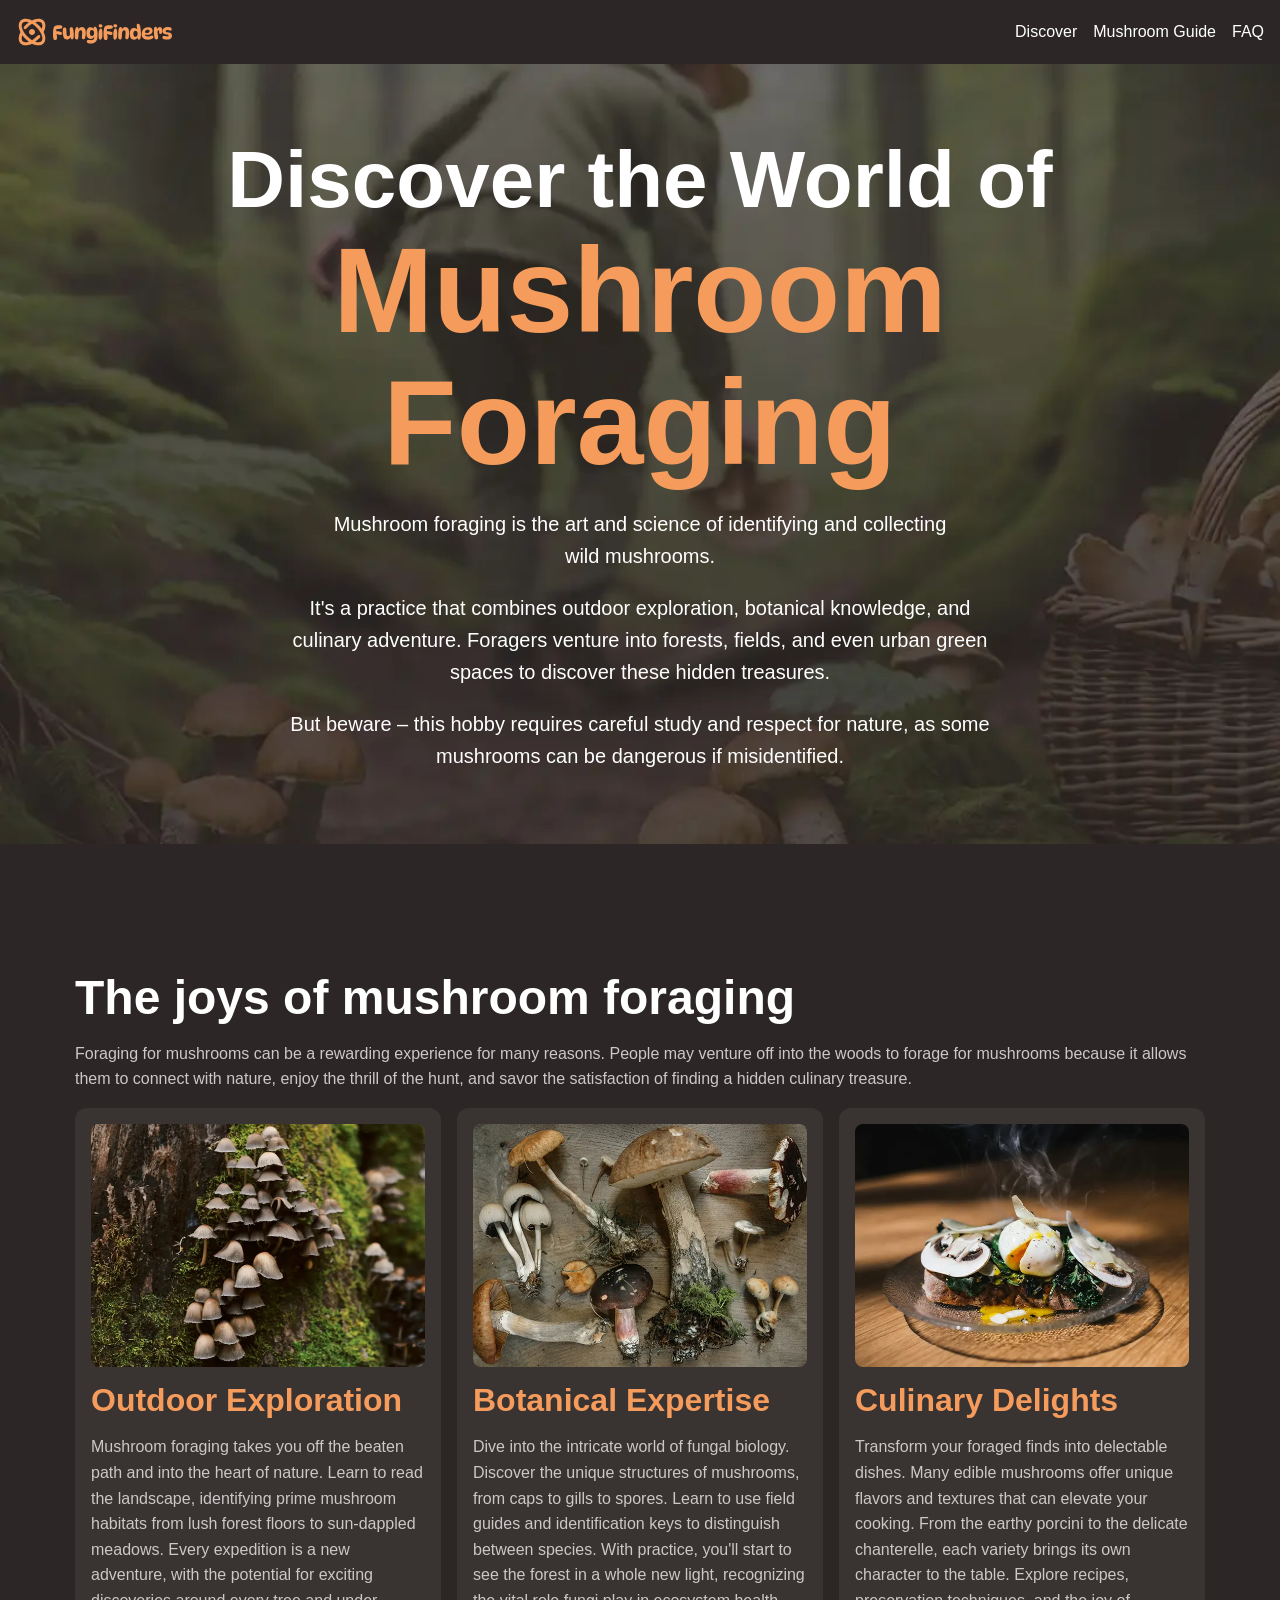
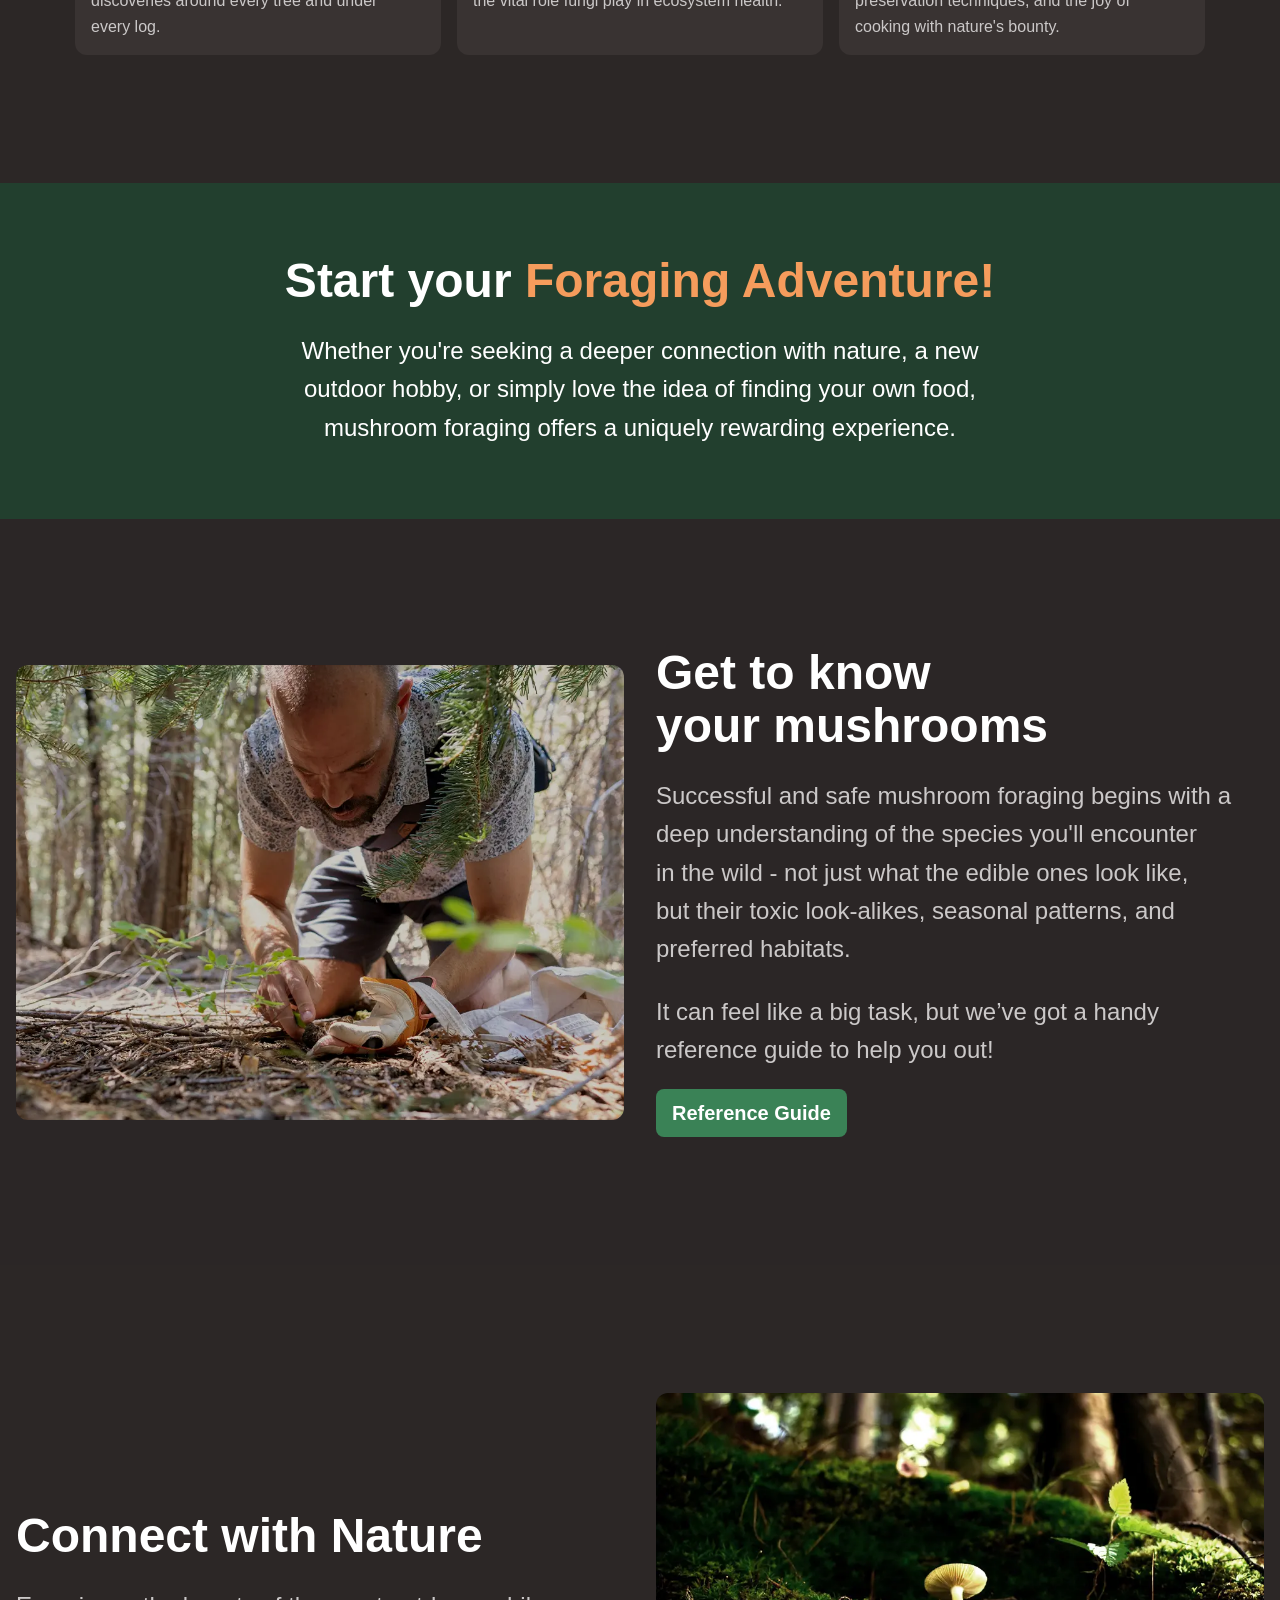
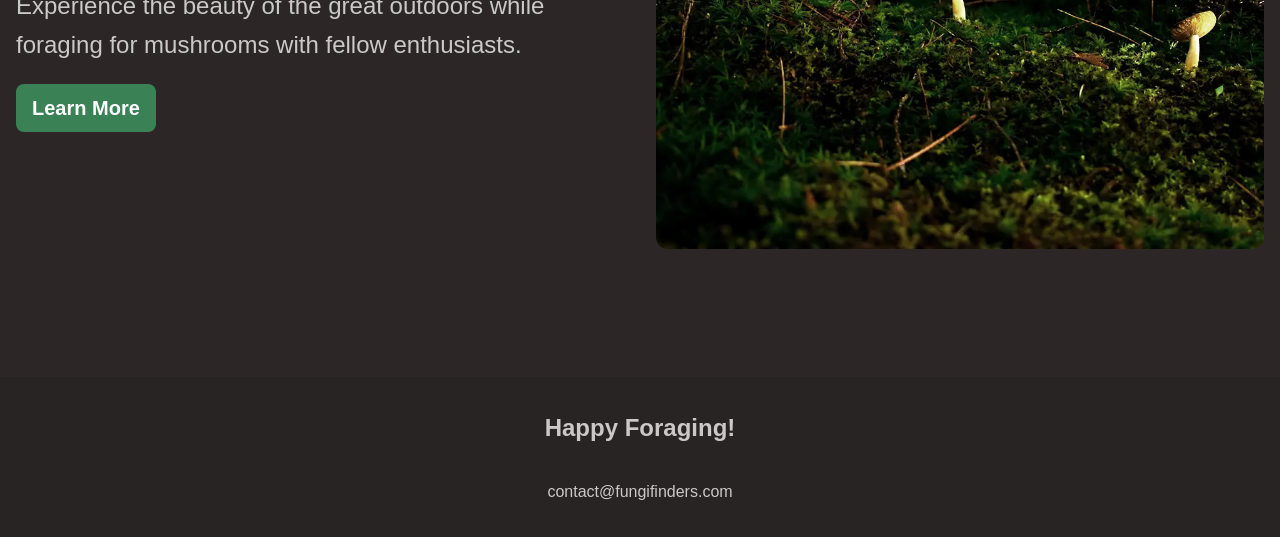
<file: index.html>
<!doctype html>
<html lang="en">
  <head>
    <meta charset="UTF-8" />
    <meta name="viewport" content="width=device-width, initial-scale=1.0" />
    <title>Fungi Finders</title>
    <link rel="stylesheet" href="style.css" />
    <script src="./main.js" defer></script>
  </head>
  <body>
    <a class="skip-to-main" href="#main">Skip to main content</a>
    <header class="site-header">
      <div class="wrapper page-padding" data-width="wide">
        <div class="site-header__layout">
          <img src="./assets/fungi-finders.svg" alt="Fungi Finders" />
          <!-- hamburger menu -->
          <button aria-controls="primary-nav" aria-expanded="false">
            <span class="visually-hidden">Menu</span>
            <img src="./assets/hamburger.svg" alt="" />
          </button>
          <nav id="primary-nav" class="primary-navigation">
            <ul role="list">
              <li><a href="/">Discover</a></li>
              <li><a href="/mushroom-guide.html">Mushroom Guide</a></li>
              <li><a href="/mushroom-guide.html#faq">FAQ</a></li>
            </ul>
          </nav>
        </div>
      </div>
    </header>
    <main id="main">
      <!-- Sections are basically divs with semantic meaning to them -->
      <!-- Sections become a landmark region once you add an ARIA attribute to them -->
      <section class="hero flow section page-padding" data-padding="compact">
        <div class="wrapper">
          <h1 class="hero__title">
            Discover the World of <span>Mushroom Foraging</span>
          </h1>
        </div>
        <div class="wrapper" data-width="narrow">
          <div class="flow">
            <p>
              Mushroom foraging is the art and science of identifying and
              collecting wild mushrooms.
            </p>
            <p>
              It's a practice that combines outdoor exploration, botanical
              knowledge, and culinary adventure. Foragers venture into forests,
              fields, and even urban green spaces to discover these hidden
              treasures.
            </p>
            <p>
              But beware – this hobby requires careful study and respect for
              nature, as some mushrooms can be dangerous if misidentified.
            </p>
          </div>
        </div>
      </section>

      <section class="section page-padding">
        <div class="wrapper flow">
          <h2 class="section-title">The joys of mushroom foraging</h2>
          <p>
            Foraging for mushrooms can be a rewarding experience for many
            reasons. People may venture off into the woods to forage for
            mushrooms because it allows them to connect with nature, enjoy the
            thrill of the hunt, and savor the satisfaction of finding a hidden
            culinary treasure.
          </p>

          <!-- three-columns -->
          <div class="equal-columns">
            <article class="card">
              <img
                src="./assets/outdoor-exploration.webp"
                alt="small mushrooms growing alongside a mossy tree trunk"
              />
              <h3 class="card__title">Outdoor Exploration</h3>
              <p>
                Mushroom foraging takes you off the beaten path and into the
                heart of nature. Learn to read the landscape, identifying prime
                mushroom habitats from lush forest floors to sun-dappled
                meadows. Every expedition is a new adventure, with the potential
                for exciting discoveries around every tree and under every log.
              </p>
            </article>
            <article class="card">
              <img
                src="./assets/botanical-expertise.webp"
                alt="a table full of vibrant and earthy mushrooms along with the soil which they were pulled from"
              />
              <h3 class="card__title">Botanical Expertise</h3>
              <p>
                Dive into the intricate world of fungal biology. Discover the
                unique structures of mushrooms, from caps to gills to spores.
                Learn to use field guides and identification keys to distinguish
                between species. With practice, you'll start to see the forest
                in a whole new light, recognizing the vital role fungi play in
                ecosystem health.
              </p>
            </article>
            <article class="card">
              <img
                src="./assets/culinary-delight.webp"
                alt="a stunnning glass plate with a hot meal garnished with a hard boiled egg and some sliced mushrooms"
              />
              <h3 class="card__title">Culinary Delights</h3>
              <p>
                Transform your foraged finds into delectable dishes. Many edible
                mushrooms offer unique flavors and textures that can elevate
                your cooking. From the earthy porcini to the delicate
                chanterelle, each variety brings its own character to the table.
                Explore recipes, preservation techniques, and the joy of cooking
                with nature's bounty.
              </p>
            </article>
          </div>
        </div>
      </section>

      <section
        class="background-accent text-center section page-padding"
        data-padding="compact"
      >
        <div class="wrapper" data-width="narrow">
          <div class="flow font-size-lg text-high-contrast">
            <h2 class="section-title">
              Start your <span class="text-brand">Foraging Adventure!</span>
            </h2>
            <p>
              Whether you're seeking a deeper connection with nature, a new
              outdoor hobby, or simply love the idea of finding your own food,
              mushroom foraging offers a uniquely rewarding experience.
            </p>
          </div>
        </div>
      </section>

      <section class="background-extra-dark section page-padding">
        <div class="wrapper" data-width="wide">
          <!-- two columns -->
          <div class="equal-columns" data-gap="large" data-alignment="centered">
            <div>
              <img
                src="./assets/get-to-know.webp"
                alt="A man on all fours harvesting a mushroom from the forest floor"
              />
            </div>
            <div class="flow font-size-lg">
              <h2 class="section-title">Get to know your mushrooms</h2>
              <p>
                Successful and safe mushroom foraging begins with a deep
                understanding of the species you'll encounter in the wild - not
                just what the edible ones look like, but their toxic
                look-alikes, seasonal patterns, and preferred habitats.
              </p>
              <p>
                It can feel like a big task, but we’ve got a handy reference
                guide to help you out!
              </p>
              <a href="#" class="button"
                ><span class="visually-hidden"
                  >Learn more about wild mushrooms using our handy </span
                >Reference Guide</a
              >
            </div>
          </div>
        </div>
      </section>

      <section class="section page-padding">
        <div class="wrapper" data-width="wide">
          <!-- two columns -->
          <div class="equal-columns" data-gap="large" data-alignment="centered">
            <div class="flow font-size-lg">
              <h2 class="section-title">Connect with Nature</h2>
              <p>
                Experience the beauty of the great outdoors while foraging for
                mushrooms with fellow enthusiasts.
              </p>
              <a href="#" class="button"
                >Learn More
                <span class="visually-hidden"
                  >about the different types of mushrooms using our handy
                  mushroom guide.</span
                ></a
              >
            </div>
            <div>
              <img
                src="./assets/nature.webp"
                alt="A small white mushroom growing next to a tree"
              />
            </div>
          </div>
        </div>
      </section>
    </main>
    <footer class="site-footer page-padding">
      <p class="site-footer__title">Happy Foraging!</p>
      <a href="mailto:contact@fungifinders.com">contact@fungifinders.com</a>
    </footer>
  </body>
</html>
</file>
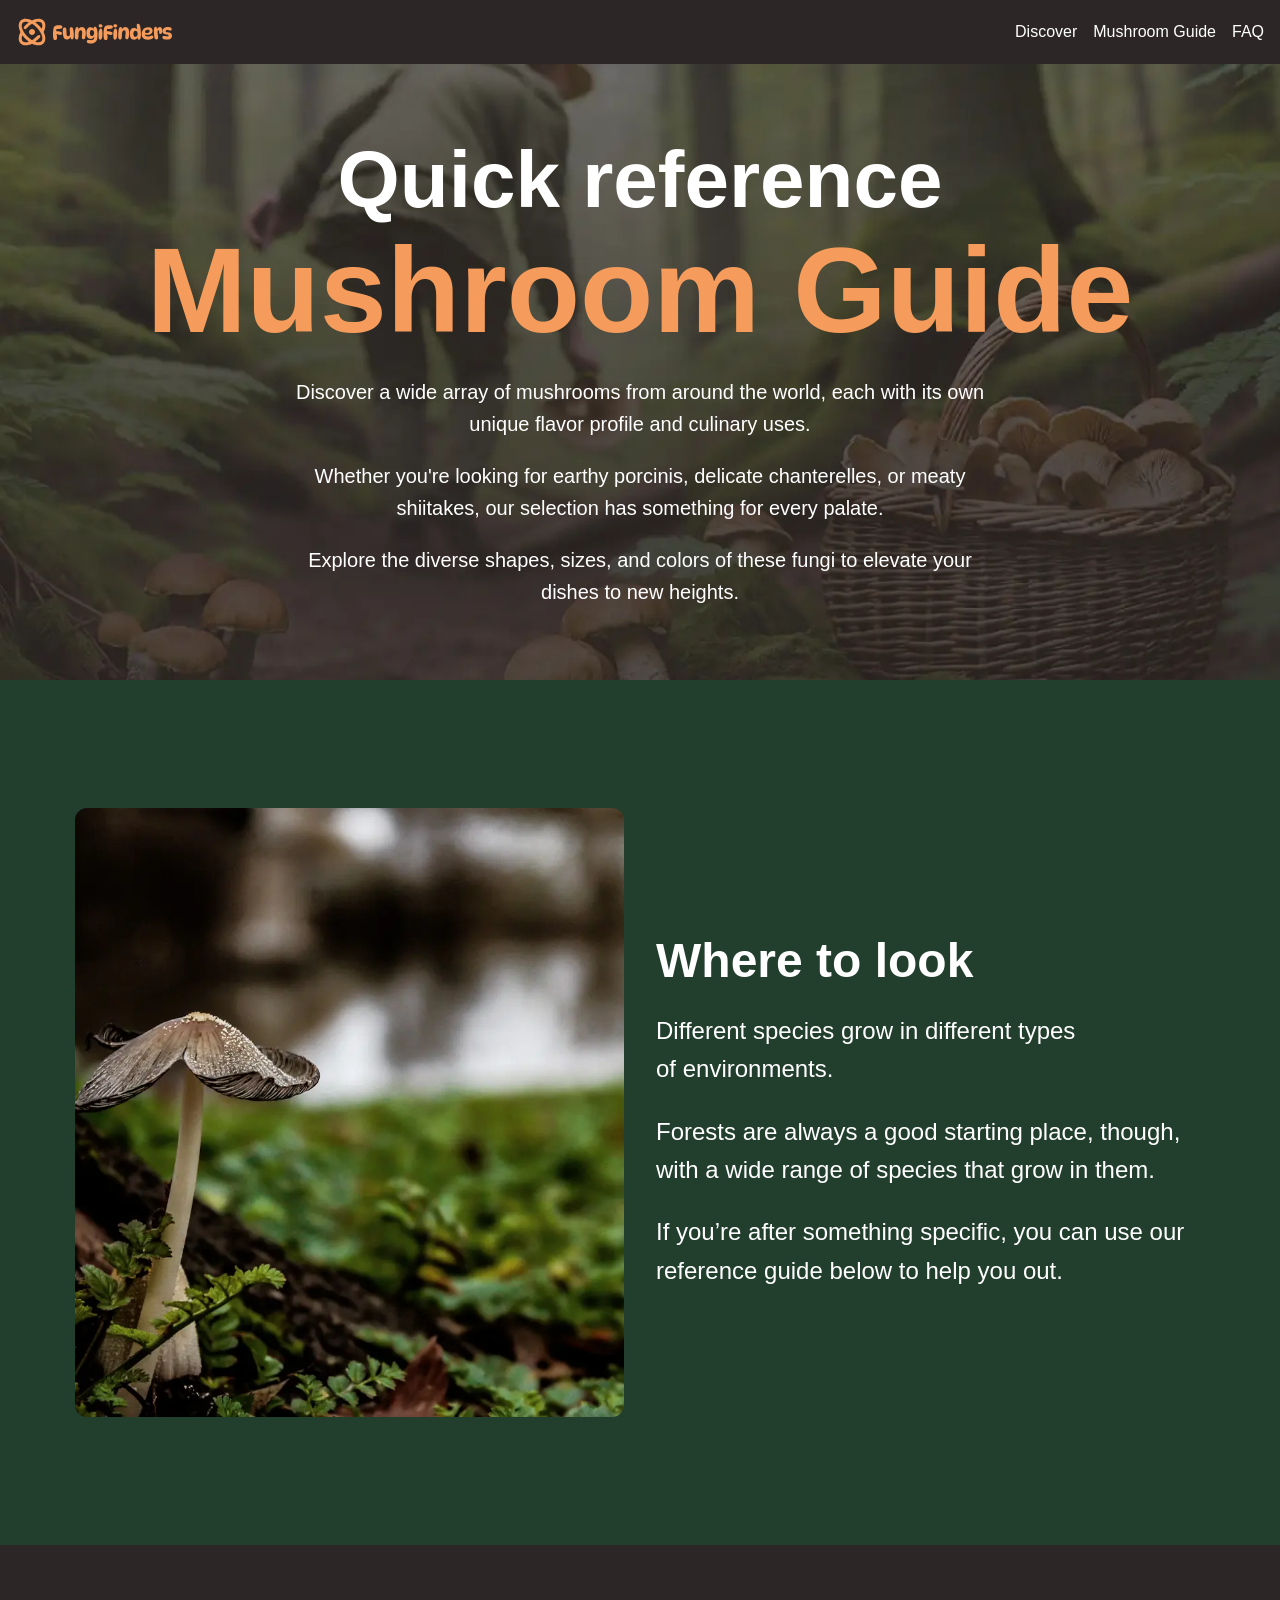
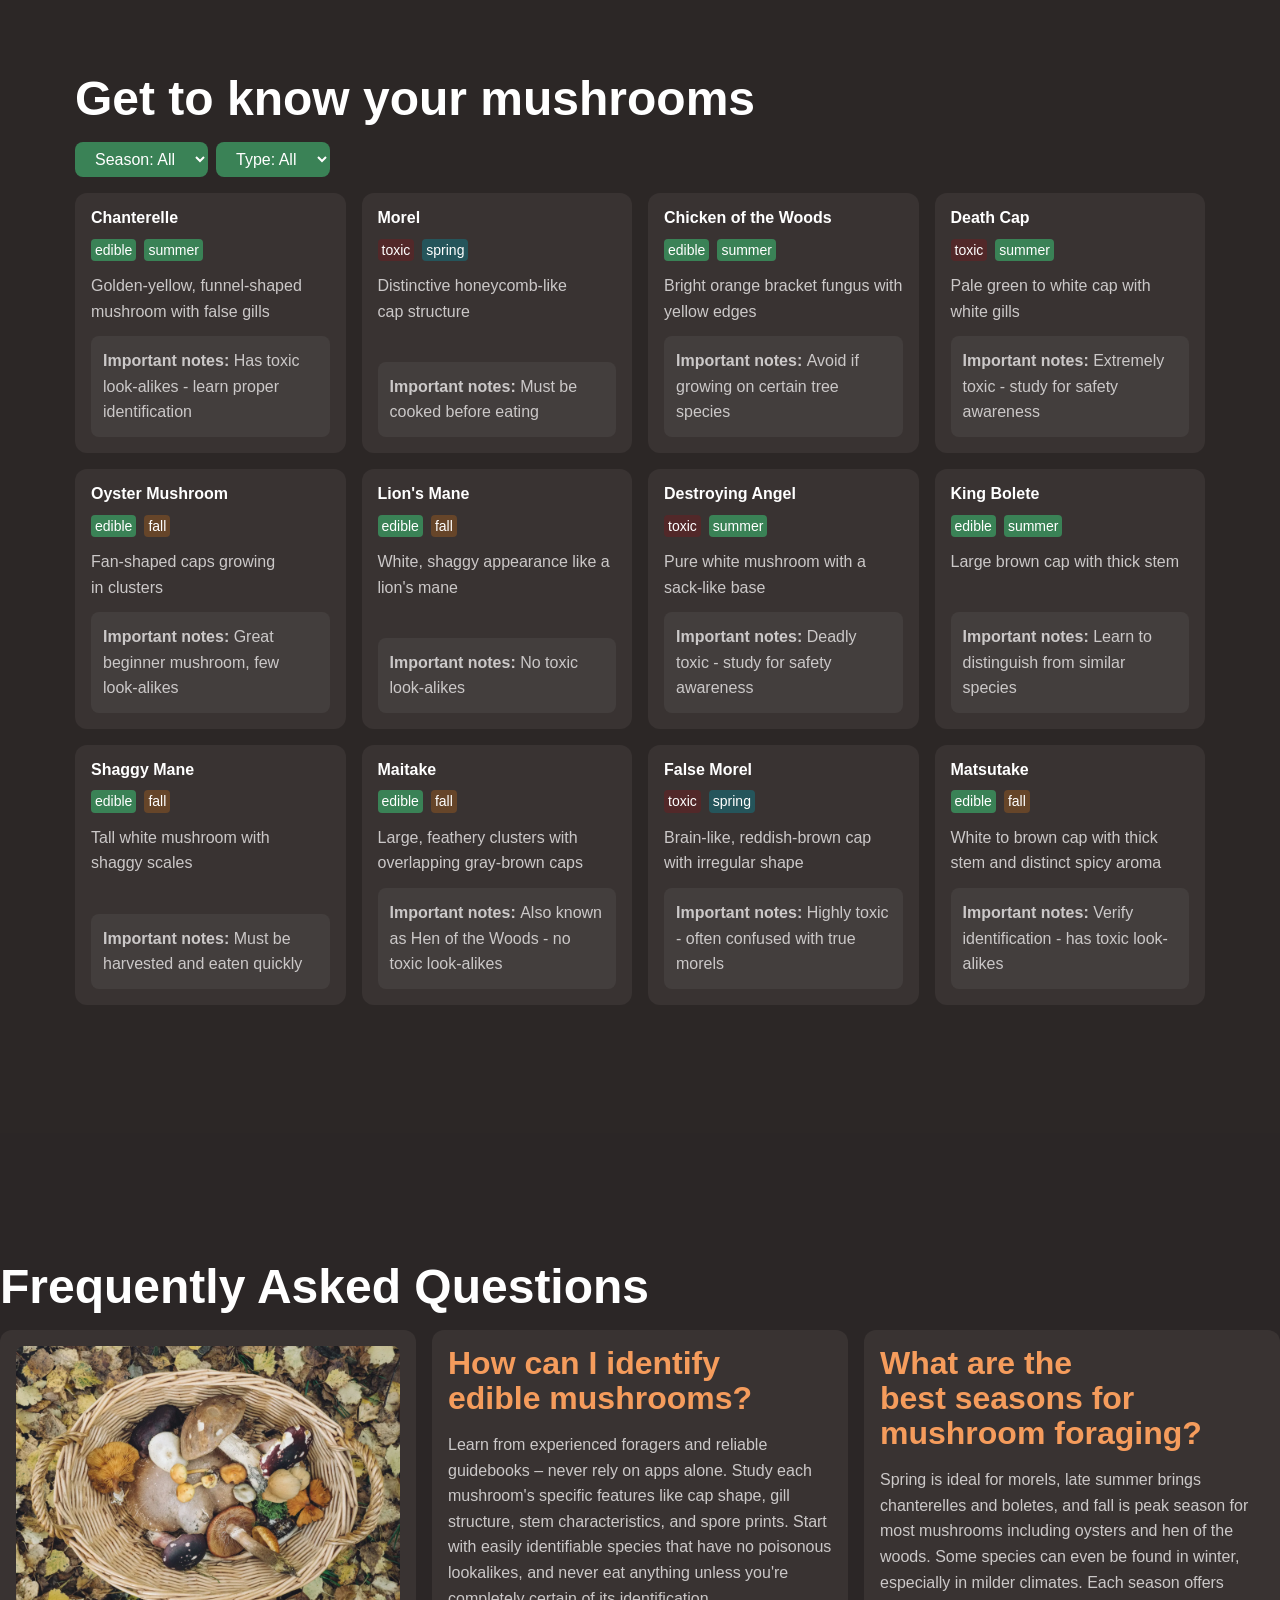
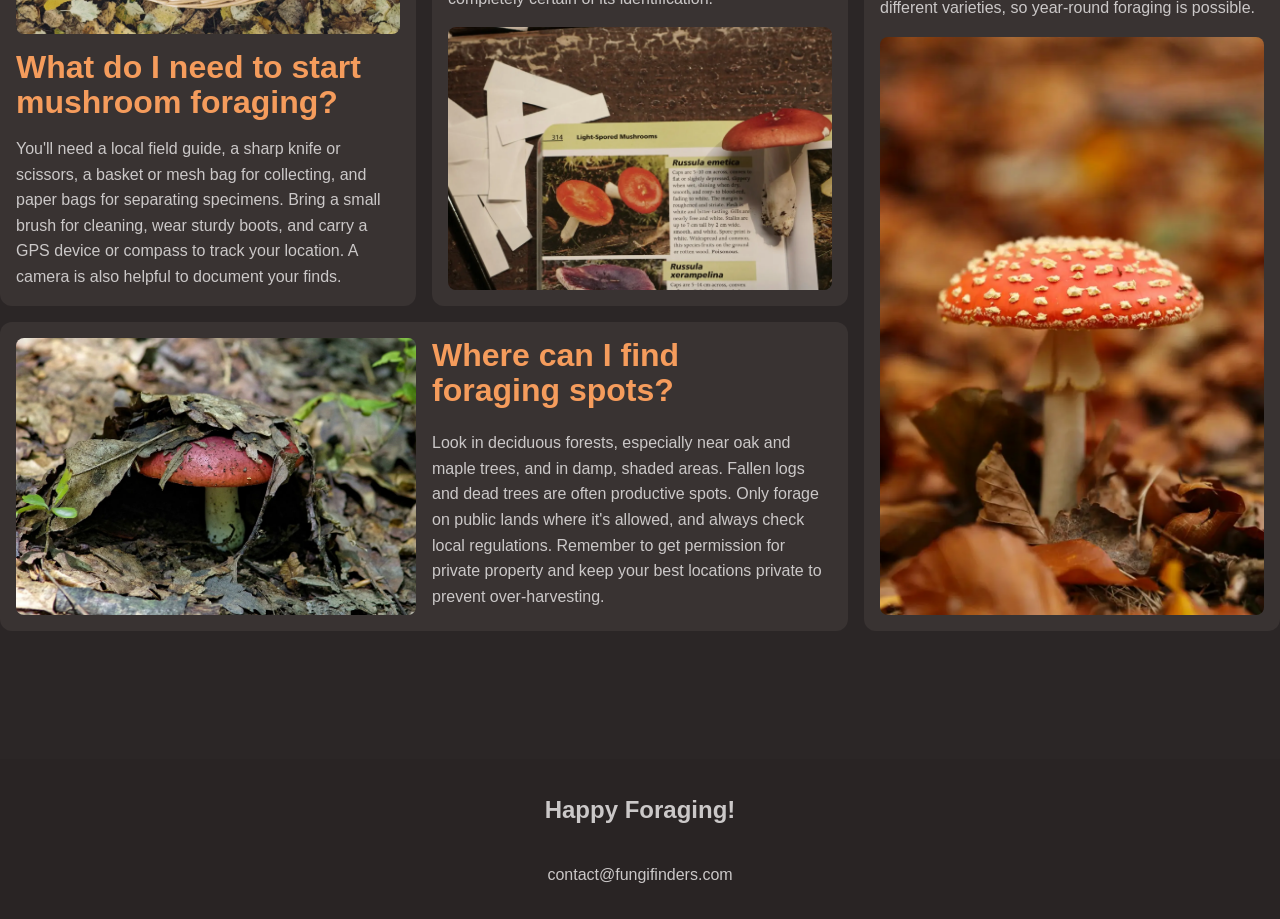
<file: mushroom-guide.html>
<!doctype html>
<html lang="en">
  <head>
    <meta charset="UTF-8" />
    <meta name="viewport" content="width=device-width, initial-scale=1.0" />
    <title>Fungi Finders</title>
    <link rel="stylesheet" href="style.css" />
    <script src="./main.js" defer></script>
    <script src="./mushroom-filter.js" defer></script>
  </head>
  <body>
    <a class="skip-to-main" href="#main">Skip to main content</a>
    <header class="site-header">
      <div class="wrapper page-padding" data-width="wide">
        <div class="site-header__layout">
          <img src="./assets/fungi-finders.svg" alt="Fungi Finders" />
          <!-- hamburger menu -->
          <button aria-controls="primary-nav" aria-expanded="false">
            <span class="visually-hidden">Menu</span>
            <img src="./assets/hamburger.svg" alt="" />
          </button>
          <nav id="primary-nav" class="primary-navigation">
            <ul role="list">
              <li><a href="/">Discover</a></li>
              <li><a href="/mushroom-guide.html">Mushroom Guide</a></li>
              <li><a href="/mushroom-guide.html#faq">FAQ</a></li>
            </ul>
          </nav>
        </div>
      </div>
    </header>
    <main id="main">
      <!-- Sections are basically divs with semantic meaning to them -->
      <!-- Sections become a landmark region once you add an ARIA attribute to them -->
      <section class="hero flow section page-padding" data-padding="compact">
        <div class="wrapper">
          <h1 class="hero__title">
            Quick reference<span>Mushroom Guide</span>
          </h1>
        </div>
        <div class="wrapper" data-width="narrow">
          <div class="flow">
            <p>
              Discover a wide array of mushrooms from around the world, each
              with its own unique flavor profile and culinary uses.
            </p>
            <p>
              Whether you're looking for earthy porcinis, delicate chanterelles,
              or meaty shiitakes, our selection has something for every palate.
            </p>
            <p>
              Explore the diverse shapes, sizes, and colors of these fungi to
              elevate your dishes to new heights.
            </p>
          </div>
        </div>
      </section>

      <!-- Where to look -->
      <section class="background-accent section">
        <div class="wrapper">
          <div class="equal-columns" data-alignment="centered" data-gap="large">
            <div>
              <img
                src="./assets/where-to-look.webp"
                alt="an elegant mushroom growing on a forest floor, a common place to find mushrooms"
              />
            </div>
            <div class="flow font-size-lg text-high-contrast">
              <h2 class="section-title">Where to look</h2>
              <p>Different species grow in different types of environments.</p>
              <p>
                Forests are always a good starting place, though, with a wide
                range of species that grow in them.
              </p>
              <p>
                If you’re after something specific, you can use our reference
                guide below to help you out.
              </p>
            </div>
          </div>
        </div>
      </section>

      <!-- Guide -->
      <section class="mushroom-guide section">
        <div class="wrapper">
          <div class="flow">
            <h2 class="section-title">Get to know your mushrooms</h2>
            <div class="flex-group">
              <select name="season" id="season" hidden>
                <option value="all">Season: All</option>
                <option value="spring">Spring</option>
                <option value="summer">Summer</option>
                <option value="fall">Fall</option>
              </select>
              <select name="edible" id="edible" hidden>
                <option value="all">Type: All</option>
                <option value="edible">Edible</option>
                <option value="toxic">Toxic</option>
              </select>
            </div>
            <!-- grid of mushrooms -->
            <div class="grid-auto-fill">
              <!-- 12 cards -->
              <article class="card">
                <h3 class="card__title">Chanterelle</h3>
                <ul
                  class="tag-list"
                  role="list"
                  aria-label="Mushroom Characteristics"
                >
                  <li data-edible="edible">
                    <span class="visually-hidden">This mushroom is </span>edible
                  </li>
                  <li data-season="summer">
                    <span class="visually-hidden"
                      >The best season to harvest this mushroom is</span
                    >
                    summer
                  </li>
                </ul>
                <p>Golden-yellow, funnel-shaped mushroom with false gills</p>
                <div class="card__note">
                  <strong>Important notes: </strong>Has toxic look-alikes -
                  learn proper identification
                </div>
              </article>
              <article class="card">
                <h3 class="card__title">Morel</h3>
                <ul
                  class="tag-list"
                  role="list"
                  aria-label="Mushroom Characteristics"
                >
                  <li data-edible="toxic">
                    <span class="visually-hidden">This mushroom is </span>toxic
                  </li>
                  <li data-season="spring">
                    <span class="visually-hidden"
                      >The best season to harvest this mushroom is</span
                    >
                    spring
                  </li>
                </ul>
                <p>Distinctive honeycomb-like cap structure</p>
                <div class="card__note">
                  <strong>Important notes: </strong>Must be cooked before eating
                </div>
              </article>
              <article class="card">
                <h3 class="card__title">Chicken of the Woods</h3>
                <ul
                  class="tag-list"
                  role="list"
                  aria-label="Mushroom Characteristics"
                >
                  <li data-edible="edible">
                    <span class="visually-hidden">This mushroom is </span>edible
                  </li>
                  <li data-season="summer">
                    <span class="visually-hidden"
                      >The best season to harvest this mushroom is</span
                    >
                    summer
                  </li>
                </ul>
                <p>Bright orange bracket fungus with yellow edges</p>
                <div class="card__note">
                  <strong>Important notes: </strong>Avoid if growing on certain
                  tree species
                </div>
              </article>
              <article class="card">
                <h3 class="card__title">Death Cap</h3>
                <ul
                  class="tag-list"
                  role="list"
                  aria-label="Mushroom Characteristics"
                >
                  <li data-edible="toxic">
                    <span class="visually-hidden">This mushroom is </span>toxic
                  </li>
                  <li data-season="summer">
                    <span class="visually-hidden"
                      >The best season to harvest this mushroom is</span
                    >
                    summer
                  </li>
                </ul>
                <p>Pale green to white cap with white gills</p>
                <div class="card__note">
                  <strong>Important notes: </strong>Extremely toxic - study for
                  safety awareness
                </div>
              </article>
              <article class="card">
                <h3 class="card__title">Oyster Mushroom</h3>
                <ul
                  class="tag-list"
                  role="list"
                  aria-label="Mushroom Characteristics"
                >
                  <li data-edible="edible">
                    <span class="visually-hidden">This mushroom is </span>edible
                  </li>
                  <li data-season="fall">
                    <span class="visually-hidden"
                      >The best season to harvest this mushroom is</span
                    >
                    fall
                  </li>
                </ul>
                <p>Fan-shaped caps growing in clusters</p>
                <div class="card__note">
                  <strong>Important notes: </strong>Great beginner mushroom, few
                  look-alikes
                </div>
              </article>
              <article class="card">
                <h3 class="card__title">Lion's Mane</h3>
                <ul
                  class="tag-list"
                  role="list"
                  aria-label="Mushroom Characteristics"
                >
                  <li data-edible="edible">
                    <span class="visually-hidden">This mushroom is </span>edible
                  </li>
                  <li data-season="fall">
                    <span class="visually-hidden"
                      >The best season to harvest this mushroom is</span
                    >
                    fall
                  </li>
                </ul>
                <p>White, shaggy appearance like a lion's mane</p>
                <div class="card__note">
                  <strong>Important notes: </strong>No toxic look-alikes
                </div>
              </article>
              <article class="card">
                <h3 class="card__title">Destroying Angel</h3>
                <ul
                  class="tag-list"
                  role="list"
                  aria-label="Mushroom Characteristics"
                >
                  <li data-edible="toxic">
                    <span class="visually-hidden">This mushroom is </span>toxic
                  </li>
                  <li data-season="summer">
                    <span class="visually-hidden"
                      >The best season to harvest this mushroom is</span
                    >
                    summer
                  </li>
                </ul>
                <p>Pure white mushroom with a sack-like base</p>
                <div class="card__note">
                  <strong>Important notes: </strong>Deadly toxic - study for
                  safety awareness
                </div>
              </article>
              <article class="card">
                <h3 class="card__title">King Bolete</h3>
                <ul
                  class="tag-list"
                  role="list"
                  aria-label="Mushroom Characteristics"
                >
                  <li data-edible="edible">
                    <span class="visually-hidden">This mushroom is </span>edible
                  </li>
                  <li data-season="summer">
                    <span class="visually-hidden"
                      >The best season to harvest this mushroom is</span
                    >
                    summer
                  </li>
                </ul>
                <p>Large brown cap with thick stem</p>
                <div class="card__note">
                  <strong>Important notes: </strong>Learn to distinguish from
                  similar species
                </div>
              </article>
              <article class="card">
                <h3 class="card__title">Shaggy Mane</h3>
                <ul
                  class="tag-list"
                  role="list"
                  aria-label="Mushroom Characteristics"
                >
                  <li data-edible="edible">
                    <span class="visually-hidden">This mushroom is </span>edible
                  </li>
                  <li data-season="fall">
                    <span class="visually-hidden"
                      >The best season to harvest this mushroom is</span
                    >
                    fall
                  </li>
                </ul>
                <p>Tall white mushroom with shaggy scales</p>
                <div class="card__note">
                  <strong>Important notes: </strong>Must be harvested and eaten
                  quickly
                </div>
              </article>
              <article class="card">
                <h3 class="card__title">Maitake</h3>
                <ul
                  class="tag-list"
                  role="list"
                  aria-label="Mushroom Characteristics"
                >
                  <li data-edible="edible">
                    <span class="visually-hidden">This mushroom is </span>edible
                  </li>
                  <li data-season="fall">
                    <span class="visually-hidden"
                      >The best season to harvest this mushroom is</span
                    >
                    fall
                  </li>
                </ul>
                <p>Large, feathery clusters with overlapping gray-brown caps</p>
                <div class="card__note">
                  <strong>Important notes: </strong>Also known as Hen of the
                  Woods - no toxic look-alikes
                </div>
              </article>
              <article class="card">
                <h3 class="card__title">False Morel</h3>
                <ul
                  class="tag-list"
                  role="list"
                  aria-label="Mushroom Characteristics"
                >
                  <li data-edible="toxic">
                    <span class="visually-hidden">This mushroom is </span>toxic
                  </li>
                  <li data-season="spring">
                    <span class="visually-hidden"
                      >The best season to harvest this mushroom is</span
                    >
                    spring
                  </li>
                </ul>
                <p>Brain-like, reddish-brown cap with irregular shape</p>
                <div class="card__note">
                  <strong>Important notes: </strong>Highly toxic - often
                  confused with true morels
                </div>
              </article>
              <article class="card">
                <h3 class="card__title">Matsutake</h3>
                <ul
                  class="tag-list"
                  role="list"
                  aria-label="Mushroom Characteristics"
                >
                  <li data-edible="edible">
                    <span class="visually-hidden">This mushroom is </span>edible
                  </li>
                  <li data-season="fall">
                    <span class="visually-hidden"
                      >The best season to harvest this mushroom is</span
                    >
                    fall
                  </li>
                </ul>
                <p>
                  White to brown cap with thick stem and distinct spicy aroma
                </p>
                <div class="card__note">
                  <strong>Important notes: </strong>Verify identification - has
                  toxic look-alikes
                </div>
              </article>
            </div>
            <div class="no-matches" hidden>No matches for these filters</div>
          </div>
        </div>
      </section>

      <!-- faq -->
      <section id="faq" class="section background-extra-dark">
        <div class="wrapper flow" data-width="wide">
          <h2 class="section-title">Frequently Asked Questions</h2>
          <div class="faq-bento">
            <div class="card">
              <img
                src="./assets/start-foraging.webp"
                alt="A basket of colorful mushrooms that were freshly picked from the ground"
              />
              <h3 class="card__title">
                What do I need to start mushroom foraging?
              </h3>
              <p>
                You'll need a local field guide, a sharp knife or scissors, a
                basket or mesh bag for collecting, and paper bags for separating
                specimens. Bring a small brush for cleaning, wear sturdy boots,
                and carry a GPS device or compass to track your location. A
                camera is also helpful to document your finds.
              </p>
            </div>
            <div class="card">
              <img
                src="./assets/identify-mushrooms.webp"
                alt="A Russula Emetica mushroom layed out on a desk and a book with its picture and description next to it."
              />
              <h3 class="card__title">How can I identify edible mushrooms?</h3>
              <p>
                Learn from experienced foragers and reliable guidebooks – never
                rely on apps alone. Study each mushroom's specific features like
                cap shape, gill structure, stem characteristics, and spore
                prints. Start with easily identifiable species that have no
                poisonous lookalikes, and never eat anything unless you're
                completely certain of its identification.
              </p>
            </div>
            <div class="card">
              <img
                src="./assets/where-to-find.webp"
                alt="A tiny mushroom slighly visible under a pile of brown leaves and dirt."
              />
              <h3 class="card__title">Where can I find foraging spots?</h3>
              <p>
                Look in deciduous forests, especially near oak and maple trees,
                and in damp, shaded areas. Fallen logs and dead trees are often
                productive spots. Only forage on public lands where it's
                allowed, and always check local regulations. Remember to get
                permission for private property and keep your best locations
                private to prevent over-harvesting.
              </p>
            </div>
            <div class="card">
              <img
                src="./assets/best-seasons.webp"
                alt="A colorful spotted mushroom surrounded by brown leaves."
              />
              <h3 class="card__title">
                What are the best seasons for mushroom foraging?
              </h3>
              <p>
                Spring is ideal for morels, late summer brings chanterelles and
                boletes, and fall is peak season for most mushrooms including
                oysters and hen of the woods. Some species can even be found in
                winter, especially in milder climates. Each season offers
                different varieties, so year-round foraging is possible.
              </p>
            </div>
          </div>
        </div>
      </section>
    </main>
    <footer class="site-footer page-padding">
      <p class="site-footer__title">Happy Foraging!</p>
      <a href="mailto:contact@fungifinders.com">contact@fungifinders.com</a>
    </footer>
  </body>
</html>
</file>
<file: style.css>
/* cross-document view transition */
@view-transition {
  navigation: auto;
}

@layer reset {
  *,
  *::before,
  *::after {
    box-sizing: border-box;
  }

  /* https://kilianvalkhof.com/2022/css-html/your-css-reset-needs-text-size-adjust-probably/ */
  html {
    -moz-text-size-adjust: none;
    -webkit-text-size-adjust: none;
    text-size-adjust: none;
  }

  * {
    margin: 0;
    padding: 0;
  }

  /* https://www.scottohara.me/blog/2019/01/12/lists-and-safari.html */
  [role="list"] {
    list-style: none;
    margin: 0;
    padding: 0;
  }

  body {
    min-block-size: 100vh;
    line-height: 1.6;
  }

  h1,
  h2,
  h3,
  button,
  input,
  label {
    line-height: 1.1;
  }

  h1,
  h2,
  h3,
  h4 {
    text-wrap: balance;
  }

  p,
  li {
    text-wrap: pretty;
  }

  img,
  picture {
    max-inline-size: 100%;
    display: block;
  }

  input,
  button,
  textarea,
  select {
    font: inherit;
  }
}

@layer base {
  :root {
    /* outfit-regular - latin */
    @font-face {
      font-display: swap; /* Check https://developer.mozilla.org/en-US/docs/Web/CSS/@font-face/font-display for other options. */
      font-family: "Outfit";
      font-style: normal;
      font-weight: 400;
      src: url("./assets/fonts/outfit-v15-latin-regular.woff2") format("woff2"); /* Chrome 36+, Opera 23+, Firefox 39+, Safari 12+, iOS 10+ */
    }

    /* outfit-700 - latin */
    @font-face {
      font-display: swap; /* Check https://developer.mozilla.org/en-US/docs/Web/CSS/@font-face/font-display for other options. */
      font-family: "Outfit";
      font-style: normal;
      font-weight: 700;
      src: url("./assets/fonts/outfit-v15-latin-700.woff2") format("woff2"); /* Chrome 36+, Opera 23+, Firefox 39+, Safari 12+, iOS 10+ */
    }

    /* fira-sans-regular - latin */
    @font-face {
      font-display: swap; /* Check https://developer.mozilla.org/en-US/docs/Web/CSS/@font-face/font-display for other options. */
      font-family: "Fira Sans";
      font-style: normal;
      font-weight: 400;
      src: url("./assets/fonts/fira-sans-v18-latin-regular.woff2")
        format("woff2"); /* Chrome 36+, Opera 23+, Firefox 39+, Safari 12+, iOS 10+ */
    }

    --clr-white: hsl(0, 0%, 100%);
    --clr-gray-100: hsl(0, 2%, 79%);
    --clr-brand-400: hsl(25, 88%, 75%);
    --clr-brand-500: hsl(25, 88%, 66%);
    --clr-green-400: hsl(143, 19%, 49%);
    --clr-green-500: hsl(143, 38%, 37%);
    --clr-green-600: hsl(145, 29%, 19%);
    --clr-brown-500: hsl(10, 5%, 25%);
    --clr-brown-600: hsl(9, 7%, 21%);
    --clr-brown-700: hsl(9, 8%, 16%);
    --clr-brown-800: hsl(0, 6%, 15%);
    --clr-brown-900: hsl(0, 6%, 16%);

    --clr-orange-500: hsl(28, 43%, 28%);
    --clr-red-500: hsl(359, 34%, 24%);
    --clr-teal-500: hsl(186, 42%, 25%);

    --ff-body: "Fira Sans", sans-serif;
    --ff-heading: "Outfit", sans-serif;

    --fs-300: 0.875rem;
    --fs-400: 1rem;
    --fs-500: 1.125rem;
    --fs-600: 1.25rem;
    --fs-700: 1.5rem;
    --fs-800: 2rem;
    --fs-900: 3.75rem;
    --fs-1000: 3.75rem;

    @media (width > 760px) {
      --fs-500: 1.25rem;
      --fs-600: 1.5rem;
      --fs-700: 2rem;
      --fs-800: 3rem;
      --fs-900: 5rem;
      --fs-1000: 7.5rem;
    }

    /* Primitives: semantic layer of custom properties which describes what they are being used for */
    --text-main: var(--clr-gray-100);
    --text-high-contrast: var(--clr-white);
    --text-brand: var(--clr-brand-500);
    --text-brand-light: var(--clr-brand-400);

    --background-accent-light: var(--clr-green-400);
    --background-accent-main: var(--clr-green-500);
    --background-accent-dark: var(--clr-green-600);

    --background-extra-light: var(--clr-brown-500);
    --background-light: var(--clr-brown-600);
    --background-main: var(--clr-brown-700);
    --background-dark: var(--clr-brown-800);
    --background-extra-dark: var(--clr-brown-900);

    --font-size-heading-sm: var(--fs-700);
    --font-size-heading-regular: var(--fs-800);
    --font-size-heading-lg: var(--fs-900);
    --font-size-heading-xl: var(--fs-1000);

    --font-size-sm: var(--fs-300);
    --font-size-regular: var(--fs-400);
    --font-size-md: var(--fs-500);
    --font-size-lg: var(--fs-600);

    --border-radius-1: 0.25rem;
    --border-radius-2: 0.5rem;
    --border-radius-3: 0.75rem;
  }

  html {
    font-family: var(--ff-body);
  }

  @media (prefers-reduced-motion: no-preference) {
    html {
      scroll-behavior: smooth;
    }
  }

  body {
    font-size: var(--font-size-regular);
    color: var(--text-main);
    background-color: var(--background-main);
  }

  h1,
  h2,
  h3,
  h4 {
    font-family: var(--ff-heading);
    font-weight: 700;
    color: var(--text-high-contrast);
  }

  h1 {
    font-size: var(--font-size-heading-lg);
  }

  a {
    color: var(--text-high-contrast);
    text-decoration: none;
  }

  a:hover,
  a:focus-visible {
    color: var(--text-brand-light);
  }

  img:not([src*="hamburger.svg"]) {
    border-radius: var(--border-radius-3);
  }
}

@layer layout {
  .flex-group {
    display: flex;
    flex-wrap: wrap;
    gap: 0.5rem;
  }

  /* Selects everything but the first direct child */
  .flow > * + * {
    margin-top: var(--flow-spacer, 1em);
  }
  /* Used for more consistent spacing like inside the cards */
  .grid-flow {
    display: grid;
    gap: var(--grid-flow-gap, 1rem);
  }

  .grid-auto-fill {
    /* Sets the min width for each column */
    --auto-fit-min-col-size: 250px;
    display: grid;
    gap: 1rem;
    /* Fit as many columns of that size unless 100% is smaller */
    grid-template-columns: repeat(
      auto-fill,
      minmax(min(var(--auto-fit-min-col-size), 100%), 1fr)
    );
  }

  .equal-columns {
    display: grid;
    gap: var(--equal-columns-gap, 1rem);
    align-items: var(--equal-columns-vertical-align, stretch);

    @media (width > 760px) {
      grid-auto-flow: column;
      grid-auto-columns: 1fr;
    }

    &[data-gap="large"] {
      --equal-columns-gap: 2rem;
    }

    &[data-alignment="centered"] {
      --equal-columns-vertical-align: center;
    }
  }
  .section {
    --section-padding-block: 3.75rem;
    padding-block: var(--section-padding-block);

    @media (width > 760px) {
      --section-padding-block: 8rem;

      &[data-padding="compact"] {
        --section-padding-block: 4.5rem;
      }
    }
  }
  .page-padding {
    padding-inline: 1rem;
  }

  /* 3 different max-width across te page */
  .wrapper {
    --wrapper-max-width: 1130px;
    max-width: var(--wrapper-max-width);
    margin-inline: auto;

    &[data-width="wide"] {
      --wrapper-max-width: 1330px;
    }

    &[data-width="narrow"] {
      --wrapper-max-width: 720px;
    }
  }
}

@layer components {
  /* When not in focus - link should be hidden and only visible through focusing using the keyboard */
  .skip-to-main:not(:focus) {
    clip: rect(0 0 0 0);
    clip-path: inset(50%);
    height: 1px;
    overflow: hidden;
    position: absolute;
    white-space: nowrap;
    width: 1px;
  }

  .skip-to-main {
    position: absolute;
    background: var(--background-accent-main);
    padding: 1rem;
    border-radius: var(--border-radius-2);
  }

  .site-header {
    padding-block: 1rem;

    /* Removes horizontal overflow on the navigation when it animates */
    position: relative;
    overflow-x: clip;
  }
  .site-header__layout {
    display: flex;
    flex-wrap: wrap;
    gap: 0.5rem 1rem;
    justify-content: space-between;
    align-items: center;
  }

  [aria-controls="primary-nav"] {
    display: none;
  }

  .primary-navigation {
    ul {
      display: flex;
      flex-wrap: wrap;
      gap: 0.5rem 1rem;
    }

    @media (width < 760px) {
      display: none;
      opacity: 0;
      transition:
        opacity 0.3s,
        display 0.3s,
        translate 0.3s;
      transition-behavior: allow-discrete;
      translate: 100% 0;

      position: absolute;
      z-index: 10;
      top: 0;
      right: 0;
      font-size: var(--font-size-lg);
      font-weight: 700;
      font-family: var(--ff-heading);
      background-color: var(--background-accent-main);
      padding: 2rem;
      border-bottom-left-radius: var(--border-radius-3);

      ul {
        gap: 0;
        flex-direction: column;
      }

      li {
        --delay: 0.2s;
        translate: 50%;
        transition:
          translate 0.3s var(--delay),
          opacity 0.3s var(--delay);
      }

      li:nth-child(2) {
        --delay: 0.3s;
      }

      li:nth-child(3) {
        --delay: 0.4s;
      }

      li + li {
        margin-block-start: 1.5rem;
        padding-block-start: 1.5rem;
        border-top: 2px solid var(--background-accent-light);
      }
    }
  }
  /* When aria-expanded is true, the direct sibling of the button (navigation) should be displayed */
  @media (width < 760px) {
    [aria-expanded="true"] + .primary-navigation {
      display: block;
      opacity: 1;
      translate: 0 0;

      @starting-style {
        opacity: 0;
        translate: 100% 0;
      }

      li {
        translate: 0 0;
        opacity: 1;

        @starting-style {
          opacity: 0;
          translate: 50% 0;
        }
      }
    }
    /* hamburger menu only shows on smaller screens */
    [aria-controls="primary-nav"] {
      display: block;
      z-index: 100;
      background: transparent;
      border: none;
      cursor: pointer;
    }
  }

  .site-footer {
    text-align: center;
    background-color: var(--background-dark);
    padding-block: 2rem;
    display: grid;
    gap: 2rem;

    a {
      color: var(--text-main);
    }

    a:hover,
    a:focus-visible {
      color: var(--text-brand-light);
    }
  }

  .site-footer__title {
    font-size: var(--font-size-lg);
    font-family: var(--ff-heading);
    font-weight: 700;
  }

  .hero {
    text-align: center;
    font-size: var(--font-size-md);
    color: var(--text-high-contrast);
    background-image: url("/assets/hero.webp");
    background-size: cover;

    animation: fade-out;
    animation-timeline: view();
    animation-range-start: exit;
  }

  .hero__title {
    font-size: var(--font-size-heading-lg);

    span {
      font-size: var(--font-size-heading-xl);
      color: var(--text-brand);
      display: block;
    }
  }

  .mushroom-guide {
    --card-title-font-size: --font-size-lg;
    --card-title-color: var(--text-high-contrast);
    --card-gap: 0.75rem;
  }

  .faq-bento {
    display: grid;
    gap: 1rem;
    grid-template-areas:
      "card-one"
      "card-two"
      "card-three"
      "card-four";

    @media (width > 600px) {
      grid-template-areas:
        none
        "card-four card-one"
        "card-three card-two";
    }

    @media (width > 900px) {
      grid-template-columns: repeat(3, 1fr);
      grid-template-areas:
        "card-one card-two card-four"
        "card-three card-three card-four";
    }

    .card > img {
      height: 100%;
      object-fit: cover;
    }

    @media (width > 600px) {
      .card:nth-child(even) > img {
        order: 3;
      }
    }

    .card:nth-child(1) {
      grid-area: card-one;
    }

    .card:nth-child(2) {
      grid-area: card-two;
    }

    .card:nth-child(3) {
      grid-area: card-three;

      @media (width > 900px) {
        display: grid;
        grid-template-columns: 1fr 1fr;
        gap: 1rem;

        img {
          grid-column: 1 / 2;
          grid-row: 1 / 3;
        }
      }
    }

    .card:nth-child(4) {
      grid-area: card-four;
    }
  }

  .card {
    display: flex;
    flex-direction: column;
    gap: var(--card-gap, 1rem);
    padding: 1rem;
    background-color: var(--background-light);
    border-radius: var(--border-radius-3);

    img {
      border-radius: var(--border-radius-2);
    }
  }

  .card__title {
    font-size: var(--card-title-font-size, var(--font-size-heading-sm));
    color: var(--card-title-color, var(--text-brand));
  }

  .card__note {
    background-color: var(--background-extra-light);
    padding: 0.75rem;
    border-radius: var(--border-radius-2);
    margin-block-start: auto;
  }

  .tag-list {
    display: flex;
    gap: 0.5rem;
    flex-wrap: wrap;

    li {
      font-family: var(--ff-heading);
      font-size: var(--font-size-sm);
      color: var(--text-high-contrast);
      padding-inline: 0.25rem;
      background-color: var(--tag-bg, red);
      border-radius: var(--border-radius-1);
    }

    [data-edible="edible"],
    [data-season="summer"] {
      --tag-bg: var(--background-accent-main);
    }

    [data-edible="toxic"] {
      --tag-bg: var(--clr-red-500);
    }

    [data-season="spring"] {
      --tag-bg: var(--clr-teal-500);
    }

    [data-season="fall"] {
      --tag-bg: var(--clr-orange-500);
    }
  }

  .button {
    text-decoration: none;
    font-size: var(--font-size-md);
    cursor: pointer;
    display: inline-flex;
    padding: 0.5rem 1rem;
    background-color: var(--background-accent-main);
    font-family: var(--ff-heading);
    font-weight: 700;
    border-radius: var(--border-radius-2);

    &:hover,
    &:focus-visible {
      color: var(--text-high-contrast);
      background-color: var(--background-accent-light);
    }
  }

  select {
    padding: 0.5rem 1rem;
    background-color: var(--background-accent-main);
    border: 0;
    border-radius: var(--border-radius-2);
    color: var(--text-high-contrast);
  }
}

@layer utilities {
  [hidden] {
    display: none;
  }

  .resizing * {
    transition: none;
    animation: none;
  }

  .visually-hidden {
    clip: rect(0 0 0 0);
    clip-path: inset(50%);
    height: 1px;
    overflow: hidden;
    position: absolute;
    white-space: nowrap;
    width: 1px;
  }

  .text-center {
    text-align: center;
  }
  .text-brand {
    color: var(--text-brand);
  }
  .text-high-contrast {
    color: var(--text-high-contrast);
  }

  .section-title {
    font-size: var(--font-size-heading-regular);
  }

  .background-base {
    background-color: var(--background-base);
  }
  .background-light {
    background-color: var(--background-light);
  }
  .background-extra-light {
    background-color: var(--background-extra-light);
  }
  .background-dark {
    background-color: var(--background-dark);
  }
  .background-extra-dark {
    background-color: var(--background-extra-dark);
  }

  .background-accent {
    background-color: var(--background-accent-dark);
  }

  .font-size-sm {
    font-size: var(--font-size-sm);
  }
  .font-size-regular {
    font-size: var(--font-size-regular);
  }
  .font-size-md {
    font-size: var(--font-size-md);
  }
  .font-size-lg {
    font-size: var(--font-size-lg);
  }
}

@keyframes fade-out {
  from {
    opacity: 1;
  }
  to {
    opacity: 0;
  }
}
</file>
